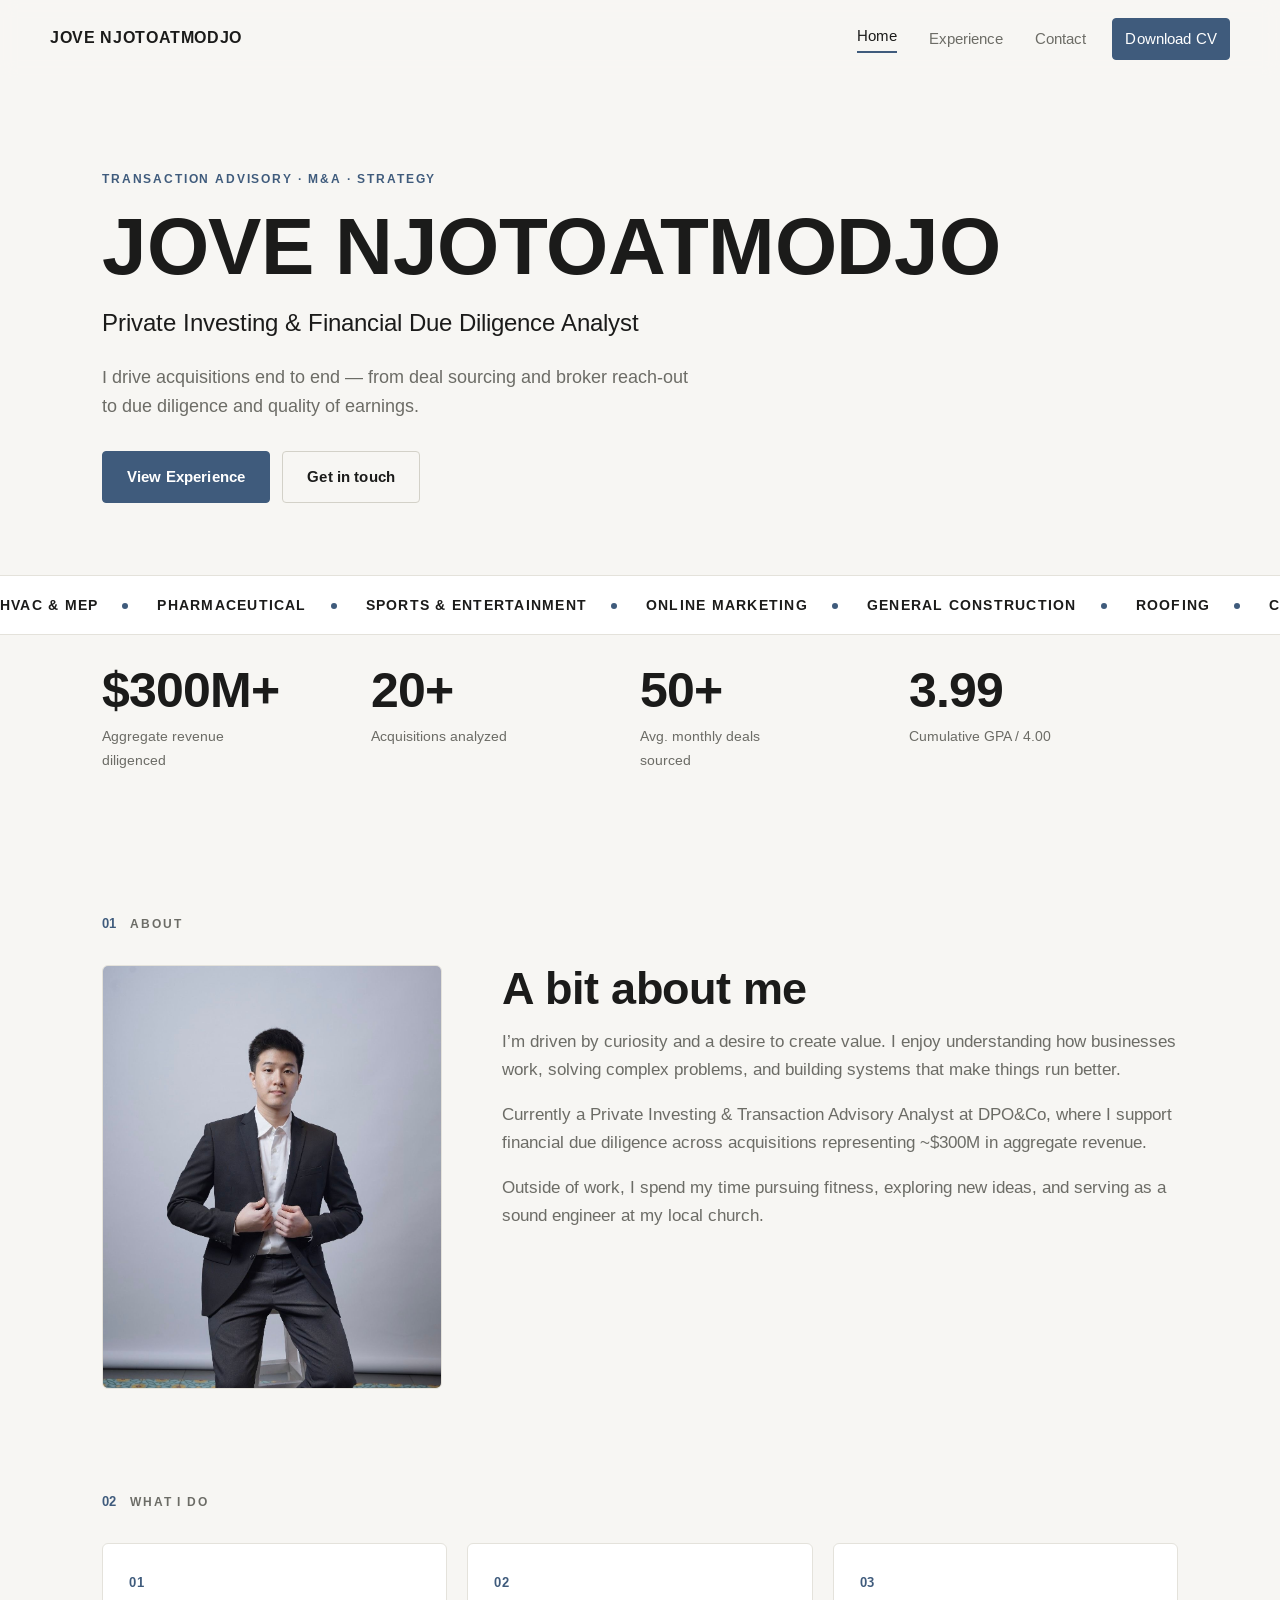
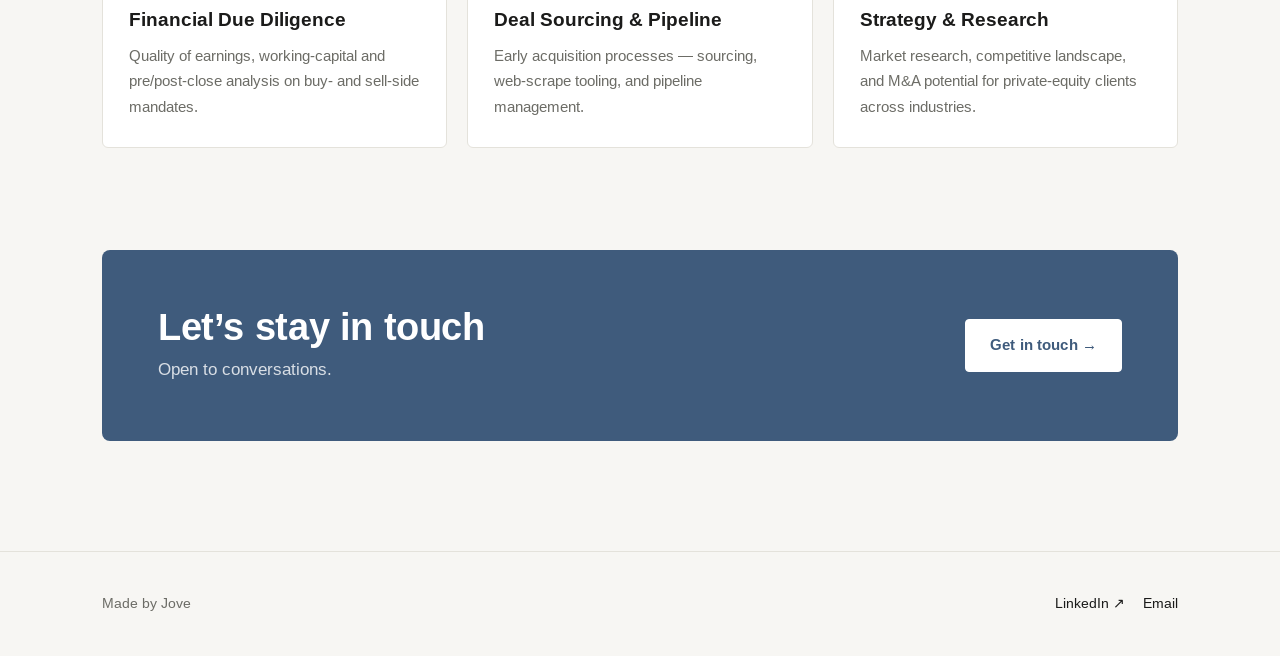
<file: index.html>
<!DOCTYPE html>
<html lang="en">
<head>
  <meta charset="UTF-8">
  <meta name="viewport" content="width=device-width, initial-scale=1.0">
  <title>Jove Njotoatmodjo — Private Investing &amp; Due Diligence</title>
  <meta name="description" content="Jove Njotoatmodjo — Private Investing & Financial Due Diligence Analyst. $300M+ revenue diligenced across 20+ acquisitions.">
  <link rel="preconnect" href="https://fonts.googleapis.com">
  <link rel="preconnect" href="https://fonts.gstatic.com" crossorigin>
  <link href="https://fonts.googleapis.com/css2?family=Arimo:wght@400;500;700&display=swap" rel="stylesheet">
  <link rel="stylesheet" href="style.css">
</head>
<body>

  <header class="site-header">
    <div class="wrap header-inner">
      <a href="index.html" class="brand">Jove Njotoatmodjo</a>
      <nav class="nav">
        <a href="index.html" class="active">Home</a>
        <a href="experience.html">Experience</a>
        <a href="contact.html">Contact</a>
        <a href="Jove_Njotoatmodjo_CV.pdf" class="btn solid cv" download>Download CV</a>
      </nav>
    </div>
  </header>

  <section class="hero">
    <div class="wrap">
      <span class="eyebrow reveal">Transaction Advisory · M&amp;A · Strategy</span>
      <h1 class="hero-title reveal d1">Jove Njotoatmodjo</h1>
      <p class="hero-role reveal d1">Private Investing &amp; Financial Due Diligence Analyst</p>
      <p class="lead hero-lead reveal d2">
        I drive acquisitions end to end — from deal sourcing and broker reach-out to
        due diligence and quality of earnings.
      </p>
      <div class="hero-actions reveal d3">
        <a class="btn solid" href="experience.html">View Experience</a>
        <a class="btn ghost" href="contact.html">Get in touch</a>
      </div>
    </div>
  </section>

  <section class="ticker" aria-label="Sectors I have worked across">
    <div class="ticker-track">
      <span class="ticker-item">HVAC &amp; MEP</span><span class="ticker-dot"></span>
      <span class="ticker-item">Pharmaceutical</span><span class="ticker-dot"></span>
      <span class="ticker-item">Sports &amp; Entertainment</span><span class="ticker-dot"></span>
      <span class="ticker-item">Online Marketing</span><span class="ticker-dot"></span>
      <span class="ticker-item">General Construction</span><span class="ticker-dot"></span>
      <span class="ticker-item">Roofing</span><span class="ticker-dot"></span>
      <span class="ticker-item">Critical Infrastructure</span><span class="ticker-dot"></span>
      <span class="ticker-item">Cosmetology Education</span><span class="ticker-dot"></span>
    </div>
  </section>

  <section class="wrap" style="padding-bottom:8px">
    <div class="stats">
      <div class="stat reveal"><div class="stat-num" data-target="300" data-prefix="$" data-suffix="M+">$300M+</div><div class="stat-label">Aggregate revenue diligenced</div></div>
      <div class="stat reveal d1"><div class="stat-num" data-target="20" data-suffix="+">20+</div><div class="stat-label">Acquisitions analyzed</div></div>
      <div class="stat reveal d2"><div class="stat-num" data-target="50" data-suffix="+">50+</div><div class="stat-label">Avg. monthly deals sourced</div></div>
      <div class="stat reveal d3"><div class="stat-num" data-target="3.99" data-decimals="2">3.99</div><div class="stat-label">Cumulative GPA / 4.00</div></div>
    </div>
  </section>

  <section class="section">
    <div class="wrap">
      <div class="kicker reveal"><span class="no">01</span><span class="ttl">About</span></div>
      <div class="about">
        <div class="about-photo reveal"><img src="profile.jpg" alt="Jove Njotoatmodjo"></div>
        <div class="about-body reveal d1">
          <h2 class="section-title">A bit about me</h2>
          <p>I&rsquo;m driven by curiosity and a desire to create value. I enjoy understanding how businesses work, solving complex problems, and building systems that make things run better.</p>
          <p>Currently a Private Investing &amp; Transaction Advisory Analyst at DPO&amp;Co, where I support financial due diligence across acquisitions representing ~$300M in aggregate revenue.</p>
          <p>Outside of work, I spend my time pursuing fitness, exploring new ideas, and serving as a sound engineer at my local church.</p>
        </div>
      </div>
    </div>
  </section>

  <section class="section" style="padding-top:0">
    <div class="wrap">
      <div class="kicker reveal"><span class="no">02</span><span class="ttl">What I do</span></div>
      <div class="focus">
        <div class="focus-card reveal"><div class="fno">01</div><h3>Financial Due Diligence</h3><p>Quality of earnings, working-capital and pre/post-close analysis on buy- and sell-side mandates.</p></div>
        <div class="focus-card reveal d1"><div class="fno">02</div><h3>Deal Sourcing &amp; Pipeline</h3><p>Early acquisition processes — sourcing, web-scrape tooling, and pipeline management.</p></div>
        <div class="focus-card reveal d2"><div class="fno">03</div><h3>Strategy &amp; Research</h3><p>Market research, competitive landscape, and M&amp;A potential for private-equity clients across industries.</p></div>
      </div>
    </div>
  </section>

  <section class="section" style="padding-top:0">
    <div class="wrap">
      <div class="cta reveal">
        <div>
          <h2>Let&rsquo;s stay in touch</h2>
          <p>Open to conversations.</p>
        </div>
        <a class="btn" href="contact.html">Get in touch &rarr;</a>
      </div>
    </div>
  </section>

  <footer class="site-footer">
    <div class="wrap footer-inner">
      <p>Made by Jove</p>
      <div class="links">
        <a href="https://www.linkedin.com/in/jove-n-2739461a4/" target="_blank" rel="noopener">LinkedIn &#8599;</a>
        <a href="mailto:jove_yang01@yahoo.com">Email</a>
      </div>
    </div>
  </footer>

  <script src="script.js"></script>
</body>
</html>
</file>
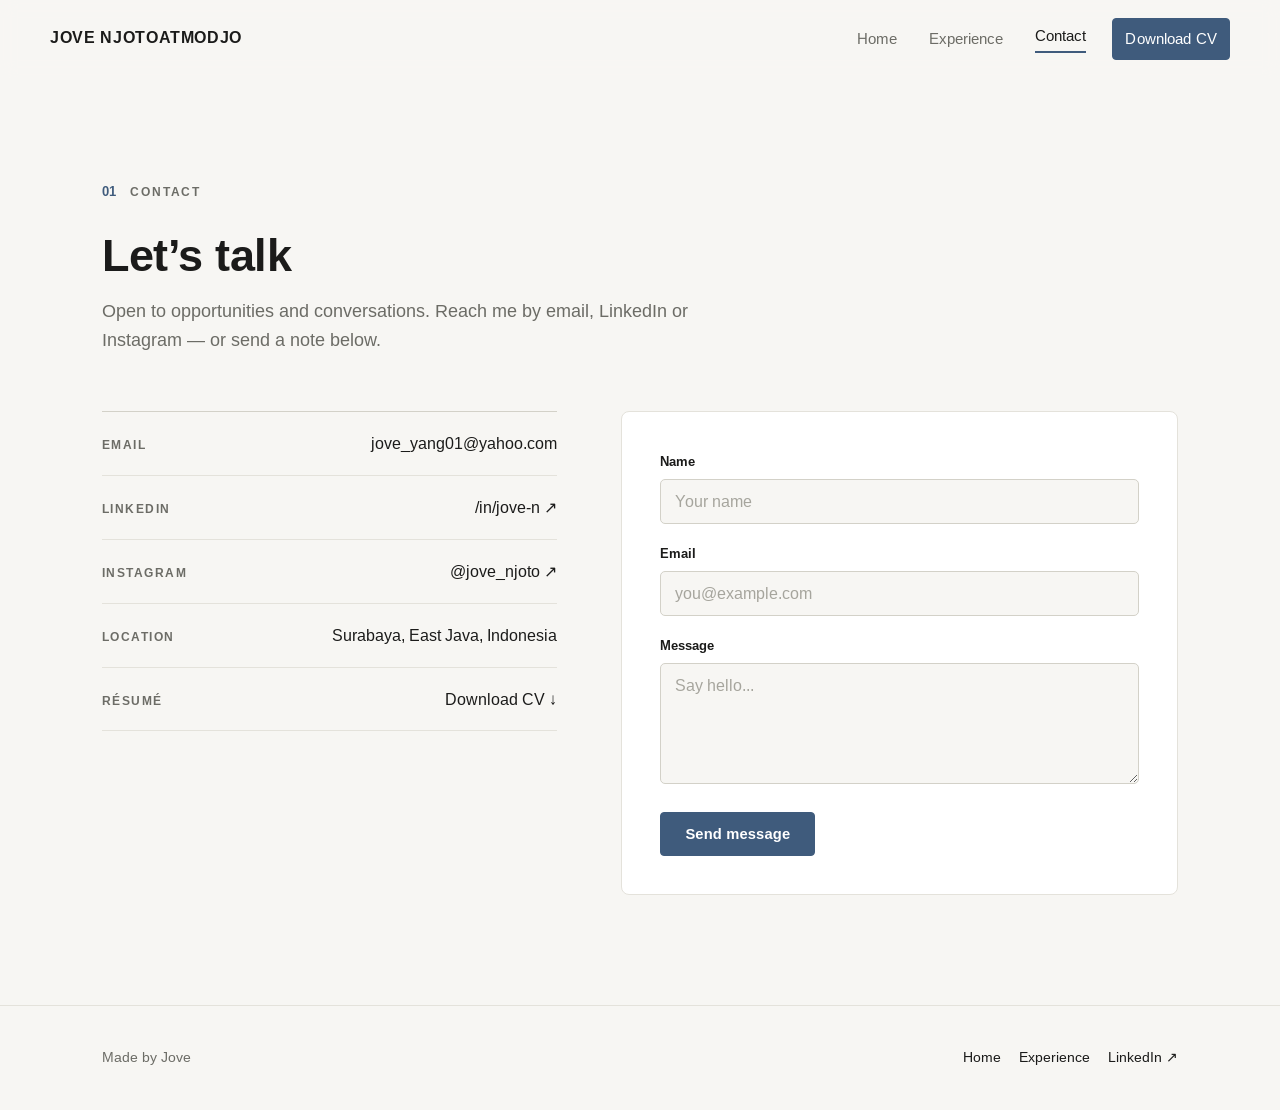
<file: contact.html>
<!DOCTYPE html>
<html lang="en">
<head>
  <meta charset="UTF-8">
  <meta name="viewport" content="width=device-width, initial-scale=1.0">
  <title>Contact — Jove Njotoatmodjo</title>
  <link rel="preconnect" href="https://fonts.googleapis.com">
  <link rel="preconnect" href="https://fonts.gstatic.com" crossorigin>
  <link href="https://fonts.googleapis.com/css2?family=Arimo:wght@400;500;700&display=swap" rel="stylesheet">
  <link rel="stylesheet" href="style.css">
</head>
<body>

  <header class="site-header">
    <div class="wrap header-inner">
      <a href="index.html" class="brand">Jove Njotoatmodjo</a>
      <nav class="nav">
        <a href="index.html">Home</a>
        <a href="experience.html">Experience</a>
        <a href="contact.html" class="active">Contact</a>
        <a href="Jove_Njotoatmodjo_CV.pdf" class="btn solid cv" download>Download CV</a>
      </nav>
    </div>
  </header>

  <section class="section">
    <div class="wrap">
      <div class="kicker reveal"><span class="no">01</span><span class="ttl">Contact</span></div>
      <h1 class="section-title reveal">Let&rsquo;s talk</h1>
      <p class="lead reveal d1" style="margin-bottom:clamp(36px,5vw,56px)">
        Open to opportunities and conversations. Reach me by email, LinkedIn or Instagram — or send a note below.
      </p>

      <div class="contact-grid">
        <ul class="cinfo reveal">
          <li><span class="k">Email</span><a class="v" href="mailto:jove_yang01@yahoo.com">jove_yang01@yahoo.com</a></li>
          <li><span class="k">LinkedIn</span><a class="v" href="https://www.linkedin.com/in/jove-n-2739461a4/" target="_blank" rel="noopener">/in/jove-n &#8599;</a></li>
          <li><span class="k">Instagram</span><a class="v" href="https://www.instagram.com/jove_njoto/" target="_blank" rel="noopener">@jove_njoto &#8599;</a></li>
          <li><span class="k">Location</span><span class="v">Surabaya, East Java, Indonesia</span></li>
          <li><span class="k">Résumé</span><a class="v" href="Jove_Njotoatmodjo_CV.pdf" download>Download CV &darr;</a></li>
        </ul>

        <div class="form-card reveal d1">
          <form id="contact-form" action="https://formspree.io/f/xqeolobp" method="POST">
            <input type="hidden" name="_subject" value="New message from your website">
            <div class="field">
              <label for="name">Name</label>
              <input type="text" id="name" name="name" placeholder="Your name" required>
            </div>
            <div class="field">
              <label for="email">Email</label>
              <input type="email" id="email" name="email" placeholder="you@example.com" required>
            </div>
            <div class="field">
              <label for="message">Message</label>
              <textarea id="message" name="message" rows="5" placeholder="Say hello..." required></textarea>
            </div>
            <button type="submit" class="btn solid">Send message</button>
            <p id="form-status" class="form-status" role="status" aria-live="polite"></p>
          </form>
        </div>
      </div>
    </div>
  </section>

  <footer class="site-footer">
    <div class="wrap footer-inner">
      <p>Made by Jove</p>
      <div class="links">
        <a href="index.html">Home</a>
        <a href="experience.html">Experience</a>
        <a href="https://www.linkedin.com/in/jove-n-2739461a4/" target="_blank" rel="noopener">LinkedIn &#8599;</a>
      </div>
    </div>
  </footer>

  <script src="script.js"></script>
</body>
</html>
</file>
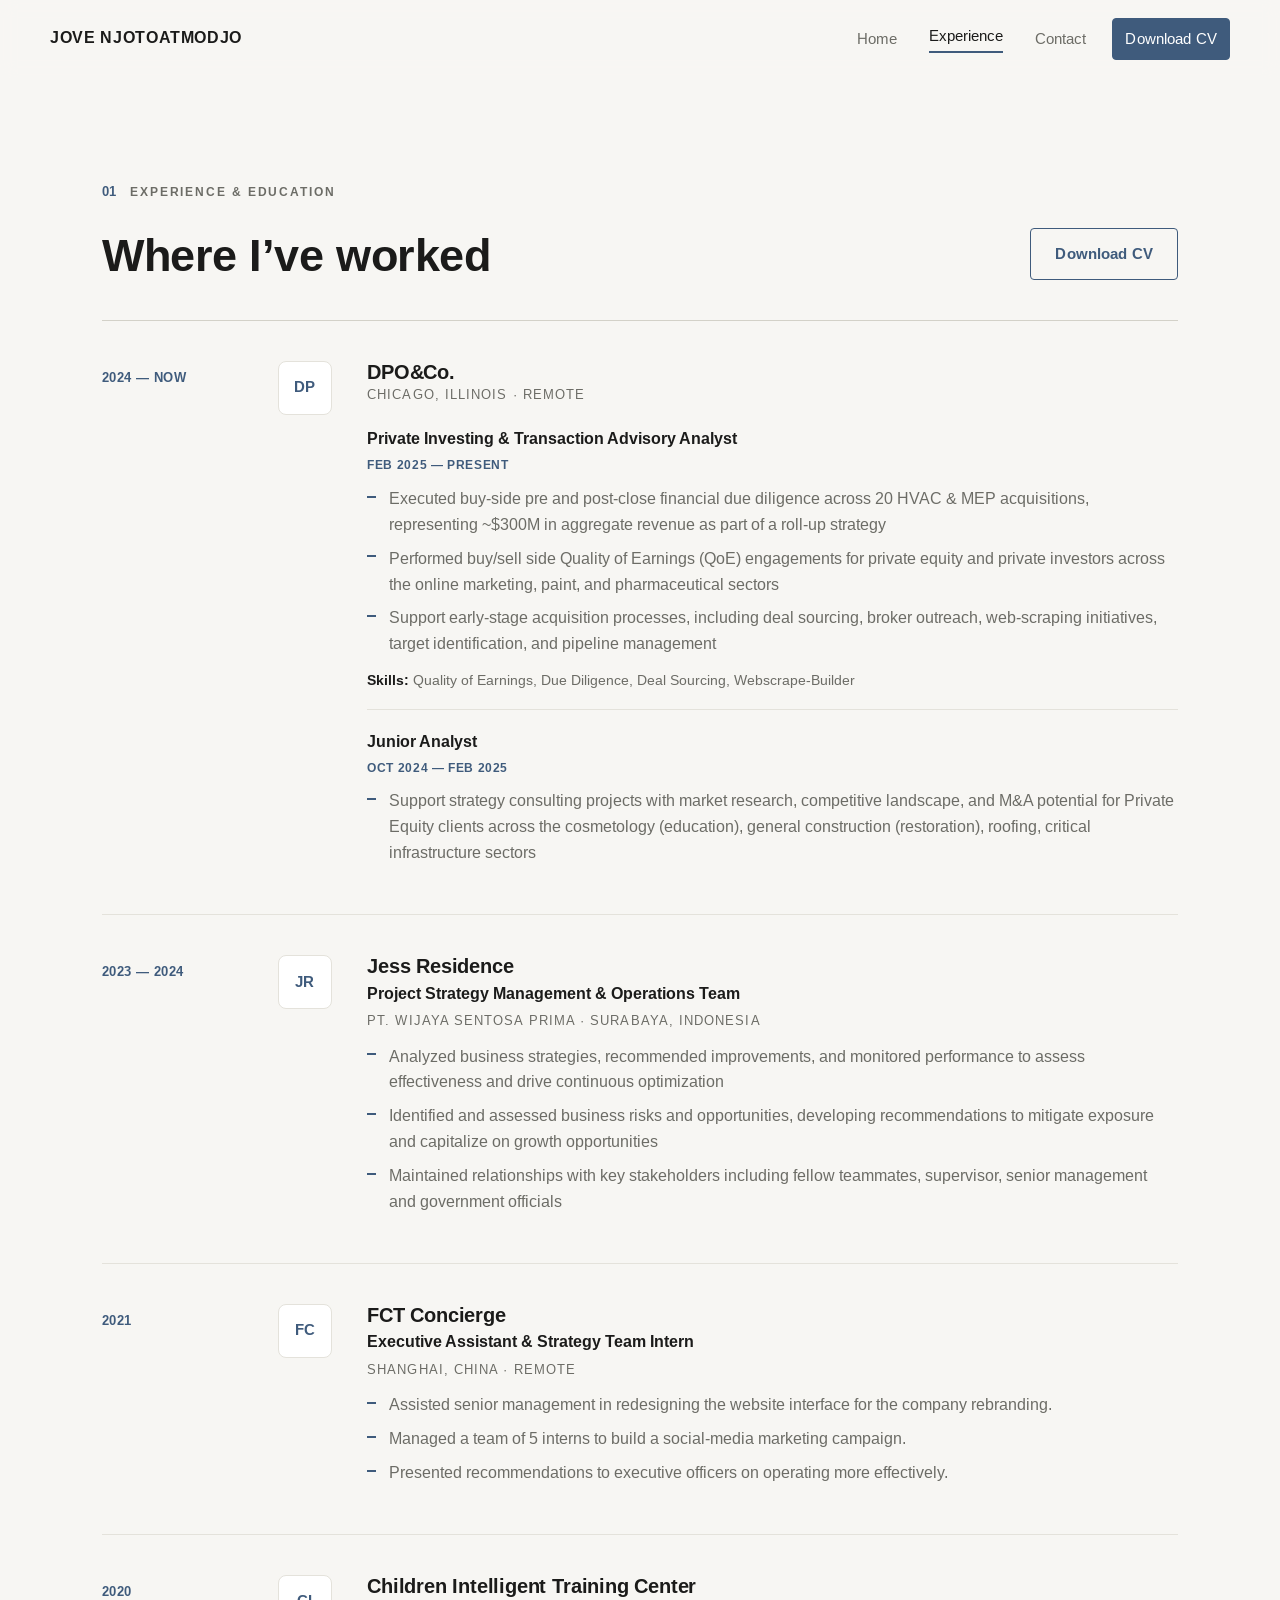
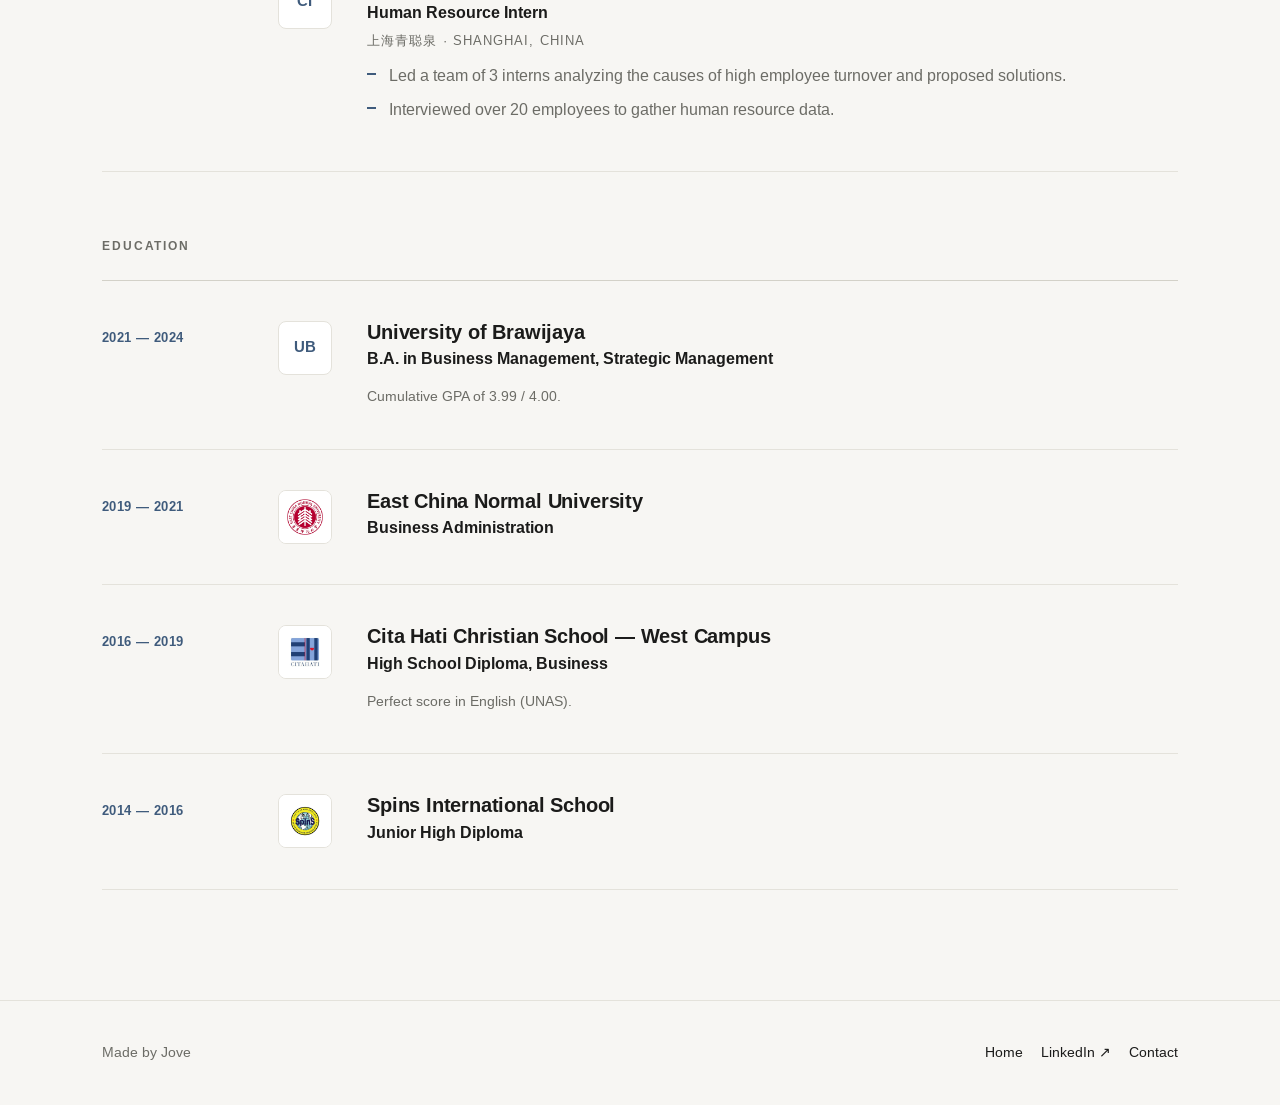
<file: experience.html>
<!DOCTYPE html>
<html lang="en">
<head>
  <meta charset="UTF-8">
  <meta name="viewport" content="width=device-width, initial-scale=1.0">
  <title>Experience &amp; Education — Jove Njotoatmodjo</title>
  <link rel="preconnect" href="https://fonts.googleapis.com">
  <link rel="preconnect" href="https://fonts.gstatic.com" crossorigin>
  <link href="https://fonts.googleapis.com/css2?family=Arimo:wght@400;500;700&display=swap" rel="stylesheet">
  <link rel="stylesheet" href="style.css">
</head>
<body>

  <header class="site-header">
    <div class="wrap header-inner">
      <a href="index.html" class="brand">Jove Njotoatmodjo</a>
      <nav class="nav">
        <a href="index.html">Home</a>
        <a href="experience.html" class="active">Experience</a>
        <a href="contact.html">Contact</a>
        <a href="Jove_Njotoatmodjo_CV.pdf" class="btn solid cv" download>Download CV</a>
      </nav>
    </div>
  </header>

  <section class="section">
    <div class="wrap">
      <div class="exp-head">
        <div>
          <div class="kicker reveal"><span class="no">01</span><span class="ttl">Experience &amp; Education</span></div>
          <h1 class="section-title reveal" style="margin-bottom:0">Where I&rsquo;ve worked</h1>
        </div>
        <a class="btn line reveal" href="Jove_Njotoatmodjo_CV.pdf" download>Download CV</a>
      </div>

      <div class="timeline">
        <article class="job reveal">
          <div class="when">2024 — Now</div>
          <span class="logo-chip"><span class="mono">DP</span><img src="https://www.google.com/s2/favicons?sz=128&amp;domain=dpoandco.com" alt="DPO&amp;Co logo" onerror="this.remove()"></span>
          <div>
            <h2 class="job-company">DPO&amp;Co.</h2>
            <p class="job-place">Chicago, Illinois · Remote</p>

            <div class="role-block">
              <p class="job-role">Private Investing &amp; Transaction Advisory Analyst</p>
              <p class="role-dates">Feb 2025 — Present</p>
              <ul class="points">
                <li>Executed buy-side pre and post-close financial due diligence across 20 HVAC & MEP acquisitions, representing ~$300M in aggregate revenue as part of a roll-up strategy</li>
                <li>Performed buy/sell side Quality of Earnings (QoE) engagements for private equity and private investors across the online marketing, paint, and pharmaceutical sectors</li>
                <li>Support early-stage acquisition processes, including deal sourcing, broker outreach, web-scraping initiatives, target identification, and pipeline management</li>   
              </ul>
              <p class="skills-note"><b>Skills:</b> Quality of Earnings, Due Diligence, Deal Sourcing, Webscrape-Builder</p>
            </div>

            <div class="role-block">
              <p class="job-role">Junior Analyst</p>
              <p class="role-dates">Oct 2024 — Feb 2025</p>
              <ul class="points">
                <li>Support strategy consulting projects with market research, competitive landscape, and M&A potential for Private Equity clients across the cosmetology (education)​, general construction (restoration)​, roofing​, critical infrastructure sectors</li>
              </ul>
            </div>
          </div>
        </article>

        <article class="job reveal">
          <div class="when">2023 — 2024</div>
          <span class="logo-chip"><span class="mono">JR</span></span>
          <div>
            <h2 class="job-company">Jess Residence</h2>
            <p class="job-role">Project Strategy Management &amp; Operations Team</p>
            <p class="job-place">PT. Wijaya Sentosa Prima · Surabaya, Indonesia</p>
            <ul class="points">
              <li>Analyzed business strategies, recommended improvements, and monitored performance to assess effectiveness and drive continuous optimization</li>
              <li>Identified and assessed business risks and opportunities, developing recommendations to mitigate exposure and capitalize on growth opportunities</li>
              <li>Maintained relationships with key stakeholders including fellow teammates, supervisor, senior management and government officials</li>
            </ul>
          </div>
        </article>

        <article class="job reveal">
          <div class="when">2021</div>
          <span class="logo-chip"><span class="mono">FC</span></span>
          <div>
            <h2 class="job-company">FCT Concierge</h2>
            <p class="job-role">Executive Assistant &amp; Strategy Team Intern</p>
            <p class="job-place">Shanghai, China · Remote</p>
            <ul class="points">
              <li>Assisted senior management in redesigning the website interface for the company rebranding.</li>
              <li>Managed a team of 5 interns to build a social-media marketing campaign.</li>
              <li>Presented recommendations to executive officers on operating more effectively.</li>
            </ul>
          </div>
        </article>

        <article class="job reveal">
          <div class="when">2020</div>
          <span class="logo-chip"><span class="mono">CI</span></span>
          <div>
            <h2 class="job-company">Children Intelligent Training Center</h2>
            <p class="job-role">Human Resource Intern</p>
            <p class="job-place">上海青聪泉 · Shanghai, China</p>
            <ul class="points">
              <li>Led a team of 3 interns analyzing the causes of high employee turnover and proposed solutions.</li>
              <li>Interviewed over 20 employees to gather human resource data.</li>
            </ul>
          </div>
        </article>
      </div>

      <p class="sub-rule reveal">Education</p>
      <div class="timeline">
        <article class="job reveal">
          <div class="when">2021 — 2024</div>
          <span class="logo-chip"><span class="mono">UB</span><img src="https://www.google.com/s2/favicons?sz=128&amp;domain=ub.ac.id" alt="University of Brawijaya logo" onerror="this.remove()"></span>
          <div>
            <h2 class="job-company">University of Brawijaya</h2>
            <p class="job-role">B.A. in Business Management, Strategic Management</p>
            <p class="skills-note">Cumulative GPA of 3.99 / 4.00.</p>
          </div>
        </article>
        <article class="job reveal">
          <div class="when">2019 — 2021</div>
          <span class="logo-chip"><span class="mono">EC</span><img src="logo-ecnu.png" alt="East China Normal University logo" onerror="this.remove()"></span>
          <div>
            <h2 class="job-company">East China Normal University</h2>
            <p class="job-role">Business Administration</p>
          </div>
        </article>
        <article class="job reveal">
          <div class="when">2016 — 2019</div>
          <span class="logo-chip"><span class="mono">CH</span><img src="logo-citahati.png" alt="Cita Hati logo" onerror="this.remove()"></span>
          <div>
            <h2 class="job-company">Cita Hati Christian School — West Campus</h2>
            <p class="job-role">High School Diploma, Business</p>
            <p class="skills-note">Perfect score in English (UNAS).</p>
          </div>
        </article>
        <article class="job reveal">
          <div class="when">2014 — 2016</div>
          <span class="logo-chip"><span class="mono">SP</span><img src="logo-spins.png" alt="Spins International School logo" onerror="this.remove()"></span>
          <div>
            <h2 class="job-company">Spins International School</h2>
            <p class="job-role">Junior High Diploma</p>
          </div>
        </article>
      </div>
    </div>
  </section>

  <footer class="site-footer">
    <div class="wrap footer-inner">
      <p>Made by Jove</p>
      <div class="links">
        <a href="index.html">Home</a>
        <a href="https://www.linkedin.com/in/jove-n-2739461a4/" target="_blank" rel="noopener">LinkedIn &#8599;</a>
        <a href="contact.html">Contact</a>
      </div>
    </div>
  </footer>

  <script src="script.js"></script>
</body>
</html>
</file>
<file: style.css>
/* =========================================================
   style.css — clean corporate. Swiss grotesk (Arimo).
   Soft neutrals + a single slate-blue accent. Calm motion.
   ========================================================= */

/* ---- 1. TOKENS ---- */
:root{
  --paper:#f7f6f3;
  --surface:#ffffff;
  --ink:#1b1b1a;
  --muted:#6c6c66;
  --line:#e4e2db;
  --line-strong:#d3d1c8;
  --slate:#3f5b7c;
  --slate-dark:#2f4762;
  --slate-tint:#eef2f6;
  --font:"Arimo","Helvetica Neue",Helvetica,Arial,sans-serif;
  --max:1180px;
  --pad:clamp(20px,5vw,52px);
}

/* ---- 2. RESET ---- */
*{margin:0;padding:0;box-sizing:border-box}
html{scroll-behavior:smooth;-webkit-text-size-adjust:100%}
body{font-family:var(--font);background:var(--paper);color:var(--ink);font-size:17px;line-height:1.65;
  -webkit-font-smoothing:antialiased;text-rendering:optimizeLegibility;overflow-x:hidden}
img{max-width:100%;display:block}
a{color:inherit;text-decoration:none}
::selection{background:var(--slate);color:#fff}

.wrap{width:100%;max-width:var(--max);margin:0 auto;padding:0 var(--pad)}
.section{padding:clamp(56px,8vw,104px) 0}
.eyebrow{display:inline-block;text-transform:uppercase;letter-spacing:.16em;font-size:.72rem;font-weight:700;color:var(--slate)}
.lead{color:var(--muted);font-size:1.12rem;max-width:60ch}

/* ---- 3. BUTTONS ---- */
.btn{display:inline-flex;align-items:center;gap:9px;font-weight:700;font-size:.92rem;letter-spacing:.01em;
  padding:13px 24px;border:1px solid var(--slate);border-radius:4px;cursor:pointer;
  transition:background .2s ease,color .2s ease,border-color .2s ease,transform .2s ease}
.btn.solid{background:var(--slate);color:#fff}
.btn.solid:hover{background:var(--slate-dark);border-color:var(--slate-dark)}
.btn.line{background:transparent;color:var(--slate)}
.btn.line:hover{background:var(--slate);color:#fff}
.btn.ghost{border-color:var(--line-strong);color:var(--ink)}
.btn.ghost:hover{border-color:var(--slate);color:var(--slate)}

/* ---- 4. HEADER ---- */
.site-header{position:sticky;top:0;z-index:40;background:rgba(247,246,243,.88);
  backdrop-filter:blur(8px);-webkit-backdrop-filter:blur(8px);
  border-bottom:1px solid transparent;transition:border-color .25s ease,box-shadow .25s ease}
.site-header.scrolled{border-color:var(--line);box-shadow:0 1px 0 rgba(0,0,0,.02)}
.header-inner{display:flex;align-items:center;justify-content:space-between;gap:20px;padding:16px 0}
.brand{font-weight:700;text-transform:uppercase;letter-spacing:.04em;font-size:1.02rem}
.nav{display:flex;align-items:center;gap:8px}
.nav a{color:var(--muted);font-weight:500;font-size:.92rem;padding:8px 12px;border-radius:4px;transition:color .2s,background .2s}
.nav a:hover{color:var(--ink)}
.nav a.active{color:var(--ink)}
.nav a.active::after{content:"";display:block;height:2px;background:var(--slate);margin-top:3px}
.nav .cv{margin-left:6px}

/* ---- 5. HERO ---- */
.hero{padding:clamp(48px,7vw,86px) 0 clamp(40px,6vw,72px)}
.hero .eyebrow{margin-bottom:18px}
.hero-title{font-weight:700;text-transform:uppercase;letter-spacing:-.005em;line-height:1.0;font-size:clamp(2.5rem,7vw,5rem)}
.hero-role{font-weight:500;font-size:clamp(1.1rem,2.1vw,1.5rem);margin-top:18px;color:var(--ink)}
.hero-lead{margin-top:18px}
.hero-actions{display:flex;gap:12px;flex-wrap:wrap;margin-top:30px}

/* ---- 5b. SECTORS TICKER ---- */
.ticker{border-top:1px solid var(--line);border-bottom:1px solid var(--line);background:var(--surface);overflow:hidden;white-space:nowrap}
.ticker-track{display:inline-block;padding:15px 0;animation:tick 32s linear infinite;will-change:transform}
.ticker:hover .ticker-track{animation-play-state:paused}
.ticker-item{font-weight:700;text-transform:uppercase;letter-spacing:.09em;font-size:.86rem;color:var(--ink)}
.ticker-dot{display:inline-block;width:6px;height:6px;border-radius:50%;background:var(--slate);margin:0 24px;vertical-align:middle}
@keyframes tick{to{transform:translateX(-50%)}}

/* ---- 6. STATS ---- */
.stats{display:grid;grid-template-columns:repeat(4,1fr)}
.stat{padding:30px 26px 30px 0}
.stat-num{font-weight:700;letter-spacing:-.02em;line-height:1;font-size:clamp(2.1rem,4.4vw,3.1rem)}
.stat-label{color:var(--muted);font-size:.9rem;margin-top:10px;max-width:20ch}

/* ---- 7. SECTION HEADINGS ---- */
.kicker{display:flex;align-items:baseline;gap:14px;margin-bottom:30px}
.kicker .no{font-weight:700;color:var(--slate);font-size:.82rem}
.kicker .ttl{text-transform:uppercase;letter-spacing:.16em;font-size:.74rem;color:var(--muted);font-weight:700}
.section-title{font-weight:700;letter-spacing:-.01em;line-height:1.06;font-size:clamp(1.8rem,4vw,2.8rem);margin-bottom:16px}

/* ---- 8. ABOUT ---- */
.about{display:grid;grid-template-columns:340px 1fr;gap:clamp(28px,5vw,60px);align-items:start}
.about-photo{border-radius:6px;overflow:hidden;border:1px solid var(--line)}
.about-photo img{width:100%;aspect-ratio:4/5;object-fit:cover}
.about-body p{color:var(--muted);font-size:1.08rem;margin-bottom:16px}
.about-body p:last-child{margin-bottom:0}
.about-body .section-title{color:var(--ink)}

/* ---- 9. FOCUS ---- */
.focus{display:grid;grid-template-columns:repeat(3,1fr);gap:20px}
.focus-card{background:var(--surface);border:1px solid var(--line);border-radius:6px;padding:28px 26px;transition:border-color .2s ease,transform .2s ease}
.focus-card:hover{border-color:var(--slate);transform:translateY(-3px)}
.focus-card .fno{font-weight:700;color:var(--slate);font-size:.82rem;letter-spacing:.04em}
.focus-card h3{font-weight:700;font-size:1.18rem;margin:10px 0 8px}
.focus-card p{color:var(--muted);font-size:.96rem}

/* ---- 10. CTA ---- */
.cta{background:var(--slate);color:#fff;border-radius:8px;padding:clamp(34px,5vw,56px);
  display:flex;align-items:center;justify-content:space-between;gap:24px;flex-wrap:wrap}
.cta h2{font-weight:700;font-size:clamp(1.6rem,3.4vw,2.4rem);letter-spacing:-.01em;line-height:1.1}
.cta p{color:rgba(255,255,255,.8);margin-top:8px}
.cta .btn{background:#fff;color:var(--slate);border-color:#fff}
.cta .btn:hover{background:rgba(255,255,255,.88)}

/* ---- 11. EXPERIENCE ---- */
.exp-head{display:flex;align-items:flex-end;justify-content:space-between;gap:20px;flex-wrap:wrap;margin-bottom:40px}
.timeline{border-top:1px solid var(--line-strong)}
.job{display:grid;grid-template-columns:150px 64px 1fr;gap:clamp(12px,2vw,26px);
  padding:clamp(26px,3.5vw,40px) 0;border-bottom:1px solid var(--line)}
.job .when{font-weight:700;font-size:.82rem;color:var(--slate);letter-spacing:.03em;padding-top:6px;text-transform:uppercase}
.logo-chip{width:54px;height:54px;border-radius:8px;border:1px solid var(--line);background:var(--surface);
  display:grid;place-items:center;position:relative;overflow:hidden}
.logo-chip .mono{font-weight:700;font-size:.95rem;color:var(--slate)}
.logo-chip img{position:absolute;inset:0;width:100%;height:100%;object-fit:contain;padding:8px;background:#fff}
.job-company{font-weight:700;font-size:1.22rem;letter-spacing:-.01em;line-height:1.15}
.job-role{font-weight:700;font-size:1.02rem;margin:3px 0 2px;color:var(--ink)}
.job-place{font-size:.84rem;color:var(--muted);text-transform:uppercase;letter-spacing:.08em;margin-bottom:12px}
.points{list-style:none}
.points li{position:relative;padding-left:22px;margin-bottom:8px;color:var(--muted);font-size:.98rem}
.points li::before{content:"";position:absolute;left:0;top:.62em;width:9px;height:2px;background:var(--slate)}
.skills-note{margin-top:12px;font-size:.9rem;color:var(--muted)}
.skills-note b{color:var(--ink)}
.role-block{padding-top:16px;margin-top:16px;border-top:1px solid var(--line)}
.role-block:first-of-type{padding-top:6px;margin-top:6px;border-top:none}
.role-dates{font-weight:700;font-size:.78rem;letter-spacing:.05em;text-transform:uppercase;color:var(--slate);margin:0 0 10px}
.sub-rule{text-transform:uppercase;letter-spacing:.16em;font-size:.74rem;color:var(--muted);font-weight:700;margin:clamp(40px,5vw,64px) 0 24px}

/* ---- 12. CONTACT ---- */
.contact-grid{display:grid;grid-template-columns:0.9fr 1.1fr;gap:clamp(30px,5vw,64px);align-items:start}
.cinfo{list-style:none;border-top:1px solid var(--line-strong)}
.cinfo li{padding:18px 0;border-bottom:1px solid var(--line);display:flex;justify-content:space-between;gap:16px;align-items:baseline}
.cinfo .k{text-transform:uppercase;letter-spacing:.13em;font-size:.72rem;color:var(--muted);font-weight:700}
.cinfo .v{font-weight:500;font-size:1.02rem;text-align:right}
.cinfo a.v:hover{color:var(--slate)}
.form-card{background:var(--surface);border:1px solid var(--line);border-radius:8px;padding:clamp(24px,3.5vw,38px)}
.field{margin-bottom:18px}
.field label{display:block;font-weight:700;font-size:.84rem;margin-bottom:7px}
.field input,.field textarea{width:100%;font-family:var(--font);font-size:1rem;color:var(--ink);background:var(--paper);
  border:1px solid var(--line-strong);border-radius:5px;padding:12px 14px;transition:border-color .2s,box-shadow .2s}
.field input::placeholder,.field textarea::placeholder{color:#a6a59d}
.field input:focus,.field textarea:focus{outline:none;border-color:var(--slate);box-shadow:0 0 0 3px rgba(63,91,124,.14)}
.form-status{margin-top:14px;font-size:.95rem;font-weight:700}
.form-status:empty{margin-top:0}
.form-status.ok{color:#1f6b3a}
.form-status.err{color:#9a1414}

/* ---- 13. FOOTER ---- */
.site-footer{border-top:1px solid var(--line);margin-top:8px;padding:40px 0}
.footer-inner{display:flex;justify-content:space-between;align-items:center;gap:16px;flex-wrap:wrap;color:var(--muted);font-size:.9rem}
.footer-inner .links{display:flex;gap:18px;flex-wrap:wrap}
.footer-inner a{font-weight:500;color:var(--ink)}
.footer-inner a:hover{color:var(--slate)}

/* ---- 14. REVEAL ---- */
.reveal{opacity:0;transform:translateY(18px);transition:opacity .7s ease,transform .7s ease}
.reveal.in{opacity:1;transform:none}
.d1{transition-delay:.06s}.d2{transition-delay:.12s}.d3{transition-delay:.18s}

/* ---- 15. RESPONSIVE ---- */
@media (max-width:900px){
  .stats{grid-template-columns:repeat(2,1fr)}
  .stat{border-bottom:1px solid var(--line)}
  .about{grid-template-columns:1fr;gap:28px}
  .about-photo{max-width:320px}
  .focus{grid-template-columns:1fr}
  .contact-grid{grid-template-columns:1fr;gap:34px}
  .job{grid-template-columns:60px 1fr;gap:16px}
  .job .when{grid-column:1 / -1;padding-top:0}
}
@media (max-width:600px){
  body{font-size:16px}
  .header-inner{flex-direction:column;align-items:center;gap:11px;padding:13px 0}
  .brand{font-size:1rem}
  .nav{width:100%;justify-content:center;flex-wrap:wrap;gap:6px}
  .nav a{padding:7px 12px;font-size:.92rem}
  .nav .cv{flex-basis:100%;margin-left:0;justify-content:center;margin-top:3px}
  .stats{grid-template-columns:1fr}
  .stat{padding-right:0}
  .cta{flex-direction:column;align-items:flex-start}
  .cinfo li{flex-direction:column;gap:4px}
  .cinfo .v{text-align:left}
  .hero-actions .btn{width:100%;justify-content:center}
}

/* ---- 16. REDUCED MOTION ---- */
@media (prefers-reduced-motion:reduce){
  *,*::before,*::after{transition-duration:.001ms!important;animation-duration:.001ms!important;scroll-behavior:auto!important}
  .reveal{opacity:1;transform:none}
  .ticker-track{animation:none!important}
}
</file>
